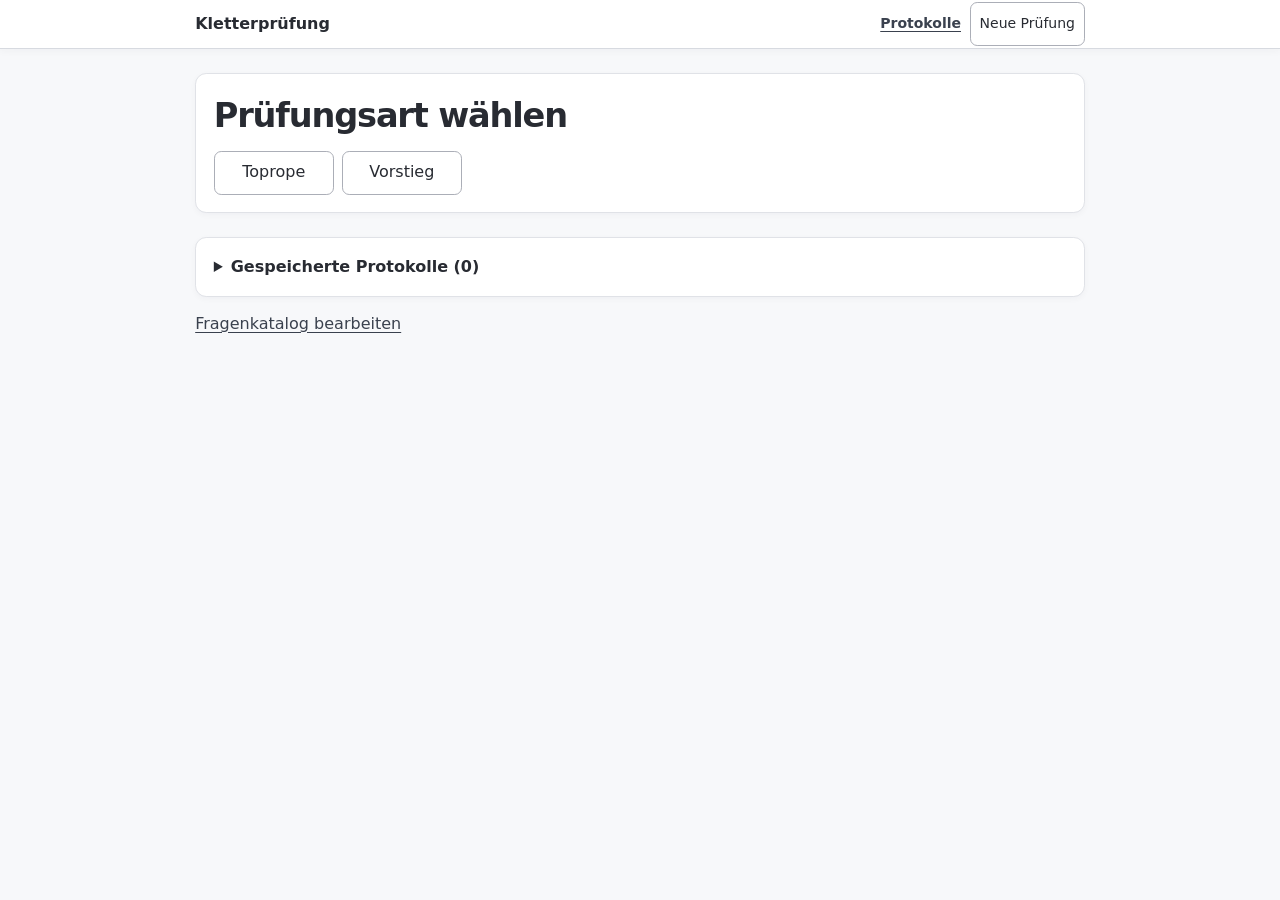
<file: index.html>
<!doctype html>
<html lang="de">
<head>
  <meta charset="utf-8">
  <meta name="viewport" content="width=device-width, initial-scale=1">
  <title>Kletterprüfung</title>
  <link rel="stylesheet" href="styles.css">
  <script src="catalog.js" defer></script>
  <script src="app.js" defer></script>
</head>
<body>
  <header class="toolbar">
    <div class="toolbar-inner">
      <div class="toolbar-row">
        <strong>Kletterprüfung</strong>
        <a id="history-link" href="#protokolle">Protokolle</a>
        <button id="new" type="button">Neue Prüfung</button>
      </div>
      <nav id="navigation" aria-label="Prüfungsabschnitte" hidden>
        <div class="toolbar-row">
          <label for="procedure">Vorgang</label>
          <select id="procedure"></select>
          <a href="#auswertung">Auswertung</a>
        </div>
        <div id="categories" class="category-strip" aria-label="Kategorien"></div>
      </nav>
    </div>
  </header>
  <main>
    <p id="storage-warning" role="status" hidden>Der Browser konnte die Daten nicht lokal speichern. Du kannst sie in dieser Sitzung als CSV exportieren.</p>
    <section id="start" aria-labelledby="start-title">
      <h1 id="start-title" tabindex="-1">Prüfungsart wählen</h1>
      <div class="actions">
        <button type="button" data-start="toprope">Toprope</button>
        <button type="button" data-start="vorstieg">Vorstieg</button>
        <button type="button" id="resume" hidden>Zur laufenden Prüfung</button>
      </div>
    </section>
    <div id="exam" hidden>
      <h1 id="exam-title" tabindex="-1"></h1>
      <div class="exam-fields">
        <label>Name des Prüflings<input id="participant" maxlength="200" autocomplete="off"></label>
        <label>Name des Trainers<input id="trainer" maxlength="200" autocomplete="off"></label>
        <p>Prüfungsdatum <time id="exam-date"></time></p>
      </div>
      <div id="checklist"></div>
      <section id="auswertung" aria-labelledby="result-title">
        <div class="result-heading">
          <h2 id="result-title" tabindex="-1">Auswertung</h2>
          <p id="result" aria-live="polite"></p>
        </div>
        <div class="review-row">
          <div class="progress-block">
            <label id="progress-label" for="progress"></label>
            <progress id="progress"></progress>
          </div>
          <button id="review-missing" type="button" hidden>Fehlende Angaben prüfen</button>
        </div>
        <dl class="severity-totals" aria-label="Anzahl gewerteter Fehler je Stufe">
          <div class="level-light"><dt>Leicht</dt><dd id="count-CF">0</dd></div>
          <div class="level-major"><dt>Erheblich</dt><dd id="count-BF">0</dd></div>
          <div class="level-critical"><dt>Kritisch</dt><dd id="count-AF">0</dd></div>
        </dl>
        <h3>Gewertete Fehlerbilder</h3>
        <p id="no-findings">Bisher keine Fehler erfasst.</p>
        <ul id="findings"></ul>
        <p class="threshold-note" id="threshold-note"></p>
        <h3>Allgemeine Beobachtungen</h3>
        <div id="observations"></div>
      </section>
    </div>
    <section id="protokolle" aria-labelledby="history-title">
      <details id="history">
        <summary id="history-title">Gespeicherte Protokolle <span id="history-count"></span></summary>
        <p>Die Protokolle bleiben im Browser. Namen von Prüflingen werden nach sieben Tagen entfernt. Der CSV-Export enthält keine Namen von Prüflingen.</p>
        <button id="export" type="button">Alle als CSV exportieren</button>
        <ul id="history-list"></ul>
      </details>
    </section>
    <footer class="page-links"><a href="editor.html">Fragenkatalog bearbeiten</a></footer>
  </main>
  <noscript>Für den Prüfungsbogen wird JavaScript benötigt.</noscript>
</body>
</html>
</file>
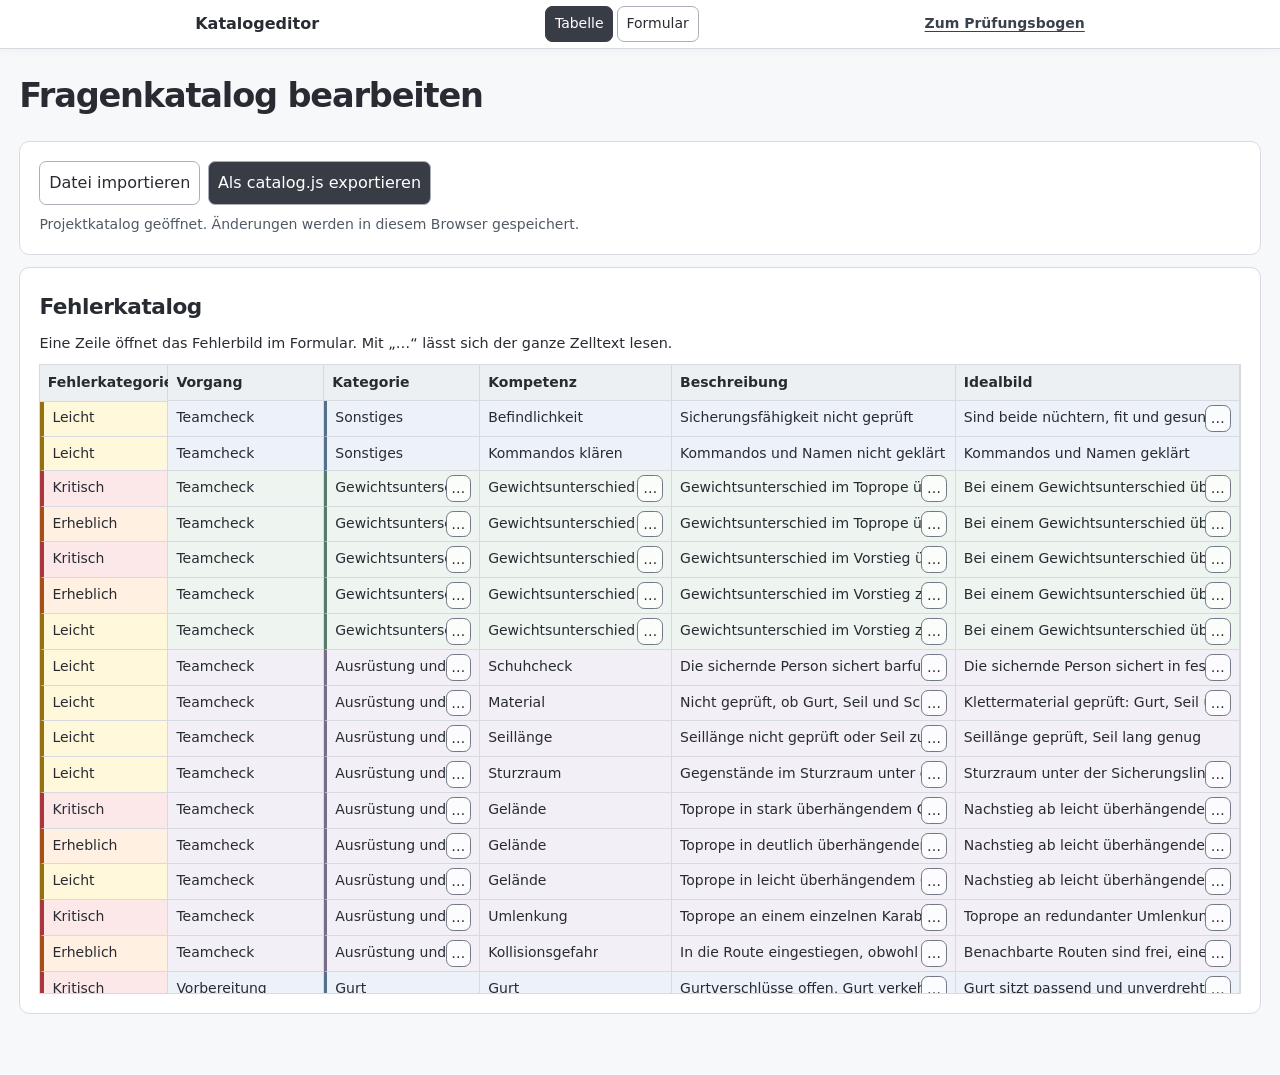
<file: editor.html>
<!doctype html>
<html lang="de">
<head>
  <meta charset="utf-8">
  <meta name="viewport" content="width=device-width, initial-scale=1">
  <title>Katalogeditor · Kletterprüfung</title>
  <link rel="stylesheet" href="styles.css">
  <link rel="stylesheet" href="editor.css">
  <script src="catalog.js" defer></script>
  <script src="editor.js" defer></script>
</head>
<body>
  <header class="toolbar">
    <div class="toolbar-inner toolbar-row editor-toolbar">
      <strong>Katalogeditor</strong>
      <div class="view-switch" role="group" aria-label="Editoransicht">
        <button type="button" id="show-sheet" aria-controls="sheet-panel" aria-pressed="true">Tabelle</button>
        <button type="button" id="show-form" aria-controls="fields" aria-pressed="false">Formular</button>
      </div>
      <a href="index.html">Zum Prüfungsbogen</a>
    </div>
  </header>
  <main class="editor">
    <h1>Fragenkatalog bearbeiten</h1>
    <section class="editor-panel" aria-label="Katalogdatei">
      <div class="file-actions">
        <button type="button" id="import-button">Datei importieren</button>
        <input type="file" id="import-file" accept=".js,.json" hidden>
        <button type="button" id="download">Als catalog.js exportieren</button>
      </div>
      <p id="save-status" role="status"></p>
      <p id="message" role="alert" tabindex="-1" hidden></p>
    </section>
    <section id="sheet-panel" class="editor-panel" aria-labelledby="sheet-title">
      <h2 id="sheet-title">Fehlerkatalog</h2>
      <p id="sheet-help">Eine Zeile öffnet das Fehlerbild im Formular. Mit „…“ lässt sich der ganze Zelltext lesen.</p>
      <div class="sheet-scroll" tabindex="0" role="region" aria-labelledby="sheet-title" aria-describedby="sheet-help">
        <table class="catalog-sheet" aria-labelledby="sheet-title">
          <colgroup><col><col><col><col><col><col></colgroup>
          <thead><tr>
            <th scope="col">Fehlerkategorie</th><th scope="col">Vorgang</th><th scope="col">Kategorie</th>
            <th scope="col">Kompetenz</th><th scope="col">Beschreibung</th><th scope="col">Idealbild</th>
          </tr></thead>
          <tbody id="sheet-rows"></tbody>
        </table>
      </div>
      <p id="sheet-empty" hidden>Der Katalog enthält noch keine Fehlerbilder.</p>
    </section>
    <section id="fields" class="editor-panel" aria-labelledby="fields-title" hidden>
      <div class="panel-heading">
        <h2 id="fields-title">Kompetenzen bearbeiten</h2>
        <button type="button" id="show-source">Gesamtkatalog als JSON bearbeiten</button>
      </div>
      <div class="field-grid navigation-fields">
        <label>Vorgang<select id="process-choice"></select></label>
        <label>Kategorie<select id="category-choice"></select></label>
        <label>Kompetenz<select id="item-choice"></select></label>
      </div>
      <label>Bezeichnung der Kompetenz<input id="item-label" type="text"></label>
      <label>Idealbild<textarea id="item-ideal" rows="3"></textarea></label>
      <div class="mode-options" role="group" aria-label="Prüfungsarten der Kompetenz">
        <label class="check"><input id="mode-toprope" type="checkbox">Toprope</label>
        <label class="check"><input id="mode-vorstieg" type="checkbox">Vorstieg</label>
      </div>
      <h3>Fehlerbilder</h3>
      <div id="error-fields"></div>
      <button type="button" id="add-error">Fehlerbild hinzufügen</button>
      <div class="item-actions">
        <button type="button" id="add-item">Kompetenz hinzufügen</button>
        <button type="button" id="remove-item">Kompetenz entfernen</button>
      </div>
    </section>
    <section id="source-panel" class="editor-panel" aria-labelledby="source-title" hidden>
      <h2 id="source-title">Gesamtkatalog als JSON</h2>
      <p>Hier lassen sich auch Vorgänge, Kategorien, Kompetenzen, Prüfungsarten, Medien und Bewertungsregeln ändern. Bestehende Protokolle verwenden die IDs des Katalogs.</p>
      <label for="source-text">Katalogdaten</label>
      <textarea id="source-text" rows="20" spellcheck="false" autocapitalize="off"></textarea>
      <button type="button" id="apply-source">Prüfen und im Formular öffnen</button>
    </section>
  </main>
  <noscript>Für den Katalogeditor wird JavaScript benötigt.</noscript>
</body>
</html>
</file>
<file: styles.css>
:root {
  color-scheme: light;
  font-family: system-ui, sans-serif;
  color: #282b32;
  background: #f7f8fa;
  --line: #d7dae0;
  --bar-height: 8rem;
}

[data-category-color="0"] { --category: #53708c; --category-bg: #edf2f8; }
[data-category-color="1"] { --category: #557b6a; --category-bg: #eef5f0; }
[data-category-color="2"] { --category: #786d88; --category-bg: #f2eff7; }
[data-category-color="3"] { --category: #857154; --category-bg: #f6f3ed; }
[data-category-color="4"] { --category: #526f77; --category-bg: #eaf3f4; }
[data-category-color="5"] { --category: #876d78; --category-bg: #f6eff2; }
[data-severity="CF"] { --error: #94700f; --error-bg: #fff8db; --selected: #ffeaa0; }
[data-severity="BF"] { --error: #a54e16; --error-bg: #fff0e2; --selected: #ffd4b1; }
[data-severity="AF"] { --error: #ab353d; --error-bg: #fce8e9; --selected: #f9bfc2; }

* { box-sizing: border-box; }
[hidden] { display: none !important; }
body { margin: 0; line-height: 1.4; }
button, select, input { font: inherit; }
button, select, input {
  min-height: 2.75rem;
  border: 1px solid #abaeb7;
  border-radius: .45rem;
  color: inherit;
  background: #fff;
  padding: .35rem .55rem;
}
button, select, summary { cursor: pointer; }
button:disabled { cursor: default; }
:focus-visible { outline: 3px solid #424958; outline-offset: 2px; }
a { color: #3a414e; text-underline-offset: .18em; }
h1 { font-size: clamp(1.6rem, 4vw, 2.1rem); letter-spacing: -.035em; }
h2 { font-size: 1.35rem; letter-spacing: -.02em; }
h3 { font-size: 1.05rem; }
h4 { font-size: 1rem; }

.toolbar {
  position: sticky;
  top: 0;
  z-index: 1;
  background: #fff;
  border-bottom: 1px solid var(--line);
  box-shadow: 0 2px 8px #282d360a;
}
.toolbar-inner, main { max-width: 58rem; margin: auto; padding-inline: clamp(.55rem, 2.5vw, 1.2rem); }
.toolbar-row { display: flex; align-items: center; gap: .55rem; min-height: 3rem; font-size: .875rem; }
.toolbar-row strong, #procedure { margin-right: auto; }
.toolbar-row strong { font-size: 1rem; }
.toolbar-row a { font-weight: 550; }
.toolbar-row strong, .toolbar-row a { overflow-wrap: anywhere; }
#procedure { min-width: 0; max-width: 100%; min-height: 2.5rem; }
.category-strip { display: flex; gap: .4rem; overflow-x: auto; padding: .25rem .2rem .4rem; }
.category-strip a {
  flex: 0 0 auto;
  border-radius: .45rem;
  border: 1px solid transparent;
  background: var(--category-bg);
  padding: .5rem .55rem;
  color: inherit;
  font-size: .875rem;
  text-decoration: none;
}
.category-strip a[aria-current] { border-color: var(--category); box-shadow: inset 0 -2px var(--category); font-weight: 700; }

main { padding-bottom: 3rem; }
.actions { display: flex; flex-wrap: wrap; gap: .5rem; }
.actions button { min-width: 7.5rem; }
#start, .exam-fields, #auswertung, #protokolle {
  background: white;
  border: 1px solid #e0e2e7;
  box-shadow: 0 2px 6px #23293509;
  border-radius: .7rem;
  padding: clamp(.75rem, 2vw, 1.1rem);
}
#start { margin-top: 1.5rem; }
#start h1 { margin: 0 0 .75rem; }
.exam-fields { display: grid; grid-template-columns: 1fr 1fr auto; gap: .55rem; align-items: end; }
.exam-fields label { min-width: 0; }
.exam-fields input { display: block; width: 100%; min-width: 0; }
.exam-fields p { margin: 0; }
.exam-fields time { display: block; padding-block: .65rem; }
.procedure { margin-top: 2rem; }
.procedure + .procedure { margin-top: 2.6rem; }
.procedure h2 { display: flex; align-items: center; gap: .8rem; margin: 0 0 .65rem; }
.procedure h2::after { content: ""; flex: 1; height: 1px; background: var(--line); }
.category {
  margin-bottom: .75rem;
  background: var(--category-bg);
  border: 1px solid #d4d9df;
  border-radius: .65rem;
  padding: .15rem clamp(.55rem, 1.6vw, .95rem);
}
.category h3 { margin: 0; font-size: 1.1rem; }
.category > h3 { padding: .55rem 0 .35rem; border-bottom: 1px solid #27334626; }
.category, .competency, #auswertung, #protokolle { scroll-margin-top: calc(var(--bar-height) + .6rem); }
.competency { position: relative; padding: .5rem 0; }
.competency + .competency { border-top: 2px solid #27334636; }
.review-target {
  outline: 3px solid #424958;
  outline-offset: 2px;
  border-radius: .3rem;
}
.review-target::before {
  content: "Offene Kompetenz";
  display: inline-block;
  padding: .1rem .45rem;
  margin-bottom: .35rem;
  border-radius: .25rem;
  background: #373c46;
  color: white;
  font-size: .8rem;
  font-weight: 650;
}
.competency button:disabled { pointer-events: none; }
.competency-heading { display: flex; align-items: center; flex-wrap: wrap; justify-content: space-between; gap: .35rem; }
.competency-heading h4 { margin: 0; }
.perfect { min-height: 2.35rem; font-size: .875rem; }
.perfect:disabled { color: #687079; background: #ffffff85; border-color: #bac0c8; }
.perfect[aria-pressed=true] { background: #d9f0de; border-color: #317346; font-weight: 650; }
.error-grid { display: grid; grid-template-columns: repeat(2,minmax(0,1fr)); gap: .35rem; margin: .4rem 0; }
.error-item { display: flex; min-width: 0; }
.error-main {
  flex: 1;
  min-width: 0;
  text-align: left;
  overflow-wrap: anywhere;
  background: var(--error-bg);
  border-color: var(--error);
  border-left-width: .3rem;
  font-size: .875rem;
}
.error-main[aria-pressed=true] { box-shadow: inset 0 0 0 1px var(--error); background: var(--selected); }
.error-main:disabled[aria-pressed=false] { background: #f2f3f4; color: #46525c; border-color: #9ca7af; }
.error-meta { display: block; font-weight: 700; }
.undo { flex: 0 0 2.75rem; margin-left: .2rem; font-size: 1.25rem; }
.competency details, .competency details p { font-size: .875rem; }
.competency details summary { padding-block: .3rem; }
.competency details p { margin: .3rem 0; }
.competency img, .competency video { display: block; max-width: 100%; }

#auswertung, #protokolle { margin-top: 1.5rem; }
.result-heading, .review-row { display: flex; align-items: center; justify-content: space-between; flex-wrap: wrap; gap: .55rem 1rem; }
.result-heading h2, #result { margin: 0; }
.review-row { margin-top: .85rem; }
.progress-block { flex: 1 1 13rem; }
#review-missing { background: #383c45; border-color: #383c45; color: #fff; font-weight: 600; }
#progress-label { font-size: .875rem; }
progress { display: block; width: 100%; height: .65rem; margin-top: .3rem; accent-color: #495460; }
#result { padding: .3rem .7rem; border-radius: .45rem; background: #eff0f3; font-weight: 650; }
#result[data-status=passed] { background: #d9f0de; }
#result[data-status=borderline] { background: #fff0c5; }
#result[data-status=failed] { background: #f9d9da; }
.severity-totals { display: grid; grid-template-columns: repeat(3, minmax(0, 1fr)); gap: .45rem; margin: 1rem 0; }
.severity-totals div { border-radius: .45rem; padding: .45rem .65rem; }
.severity-totals dt, .threshold-note, #no-findings { font-size: .875rem; }
.severity-totals dd { margin: .1rem 0 0; font-weight: 700; font-size: 1.3rem; }
.level-light { background: #fff6d9; }
.level-major { background: #ffeddc; }
.level-critical { background: #fae5e6; }
#auswertung h3 { margin: .85rem 0 .4rem; }
#findings { list-style: none; margin: 0; padding: 0; }
#findings li { display: flex; justify-content: space-between; gap: .75rem; padding: .45rem 0; border-bottom: 1px solid var(--line); }
#findings small { display: block; color: #545967; }
.finding-weight { text-align: right; flex-shrink: 0; }
.threshold-note { color: #545967; }
#observations { display: flex; gap: .55rem; flex-wrap: wrap; }
#observations label { display: grid; gap: .2rem; }
#history summary { font-weight: 700; }
#history-list { list-style: none; padding: 0; }
#history-list li { display: flex; align-items: center; justify-content: space-between; gap: .5rem; padding: .4rem 0; border-bottom: 1px solid var(--line); }
#history-list span { overflow-wrap: anywhere; }
#storage-warning { background: #fff0c5; padding: .5rem; }
.page-links { margin-top: 1rem; }

@media (max-width: 35rem) {
  .exam-fields { grid-template-columns: repeat(2,minmax(0,1fr)); }
  .exam-fields p { grid-column: 1 / -1; }
  .exam-fields time { display: inline; padding: 0; }
}
@media (max-width: 26rem) {
  .error-grid { grid-template-columns: minmax(0,1fr); }
}
</file>
<file: editor.css>
.editor { max-width: 60rem; }
.editor-panel { margin: .8rem 0; padding: clamp(.75rem, 2vw, 1.2rem); border: 1px solid var(--line); background: white; border-radius: .65rem; }
.editor-panel h2, .editor-panel h3 { margin: .3rem 0 .65rem; }
.file-actions, .panel-heading { display: flex; flex-wrap: wrap; align-items: center; gap: .5rem; }
.panel-heading { justify-content: space-between; }
#download, #apply-source { color: white; background: #383c45; }
#save-status { margin: .6rem 0 0; font-size: .875rem; color: #505966; overflow-wrap: anywhere; }
#save-status[data-saved="false"], #message { color: #852d30; }
#message { margin: .6rem 0 0; }
.editor label { display: grid; gap: .2rem; margin-bottom: .6rem; font-size: .9rem; font-weight: 600; }
.editor textarea, .editor select, .editor input[type=text] {
  width: 100%; min-width: 0; border: 1px solid #abaeb7; border-radius: .4rem; padding: .45rem; font: inherit; font-weight: normal; color: inherit; background: white;
}
.editor textarea { resize: vertical; font-size: 1rem; }
.field-grid { display: grid; grid-template-columns: repeat(auto-fit,minmax(min(100%,12rem),1fr)); gap: .55rem; }
.navigation-fields { margin: .8rem 0; padding: .65rem; border-radius: .45rem; background: #f1f3f5; }
.editor fieldset { min-width: 0; margin: 0 0 .65rem; padding: .6rem .8rem; border: 1px solid var(--line); border-radius: .45rem; }
.editor legend { max-width: 100%; padding: 0 .3rem; font-size: .875rem; overflow-wrap: anywhere; }
.editor label.check { display: flex; align-items: center; gap: .4rem; align-self: center; }
.mode-options, .item-actions { display: flex; flex-wrap: wrap; gap: .5rem 1rem; }
.item-actions { margin-top: .8rem; padding-top: .8rem; border-top: 1px solid var(--line); }
.editor .check input { min-height: initial; }
.editor details summary { padding: .4rem 0; }
.editor .remove { font-size: .875rem; }
#source-text { display: block; margin: .4rem 0 .75rem; tab-size: 2; }

.editor-toolbar { justify-content: space-between; flex-wrap: wrap; padding-block: .25rem; }
.editor-toolbar strong { margin: 0; }
.view-switch { display: flex; gap: .2rem; }
.view-switch button { min-height: 2.2rem; font-size: .875rem; }
.view-switch [aria-pressed="true"] { background: #383c45; border-color: #383c45; color: white; }
.editor:has(#sheet-panel:not([hidden])) { max-width: 85rem; }
#sheet-help, #sheet-empty { margin: .4rem 0 .65rem; font-size: .9rem; }
.sheet-scroll { overflow: auto; max-height: max(15rem, 70vh); border: 1px solid var(--line); }
.catalog-sheet {
  table-layout: fixed; width: 100%; min-width: 60rem; border-spacing: 0;
  font-size: .875rem; text-align: left;
}
.catalog-sheet col:nth-child(1) { width: 8rem; }
.catalog-sheet col:nth-child(2) { width: 13%; }
.catalog-sheet col:nth-child(3) { width: 13%; }
.catalog-sheet col:nth-child(4) { width: 16%; }
.catalog-sheet th, .catalog-sheet td {
  padding: .25rem .5rem; border-inline-end: 1px solid var(--line); border-bottom: 1px solid var(--line);
}
.catalog-sheet th { position: sticky; top: 0; z-index: 1; padding-block: .5rem; background: #edf0f3; }
.catalog-sheet td { background: var(--category-bg); vertical-align: top; }
.catalog-sheet td:first-child { background: var(--error-bg); border-inline-start: .25rem solid var(--error); }
.catalog-sheet td:nth-child(3) { border-inline-start: .2rem solid var(--category); }
.catalog-sheet tbody tr { cursor: pointer; }
.catalog-sheet tbody tr:is(:hover, :focus-within) td { box-shadow: inset 0 -2px var(--category); }
.sheet-cell { display: flex; align-items: start; min-width: 0; line-height: 1.55rem; }
.sheet-text { min-width: 0; overflow: hidden; white-space: nowrap; }
.sheet-cell.is-expanded .sheet-text { white-space: pre-wrap; overflow-wrap: anywhere; }
.catalog-sheet button { min-height: 1.55rem; font: inherit; line-height: inherit; }
.sheet-open { border: 0; padding: 0; background: transparent; text-align: start; font-weight: 600; }
.sheet-more { flex: none; padding: 0 .3rem; min-width: 1.55rem; background: #ffffffbd; border-color: #727985; }
#error-fields fieldset { scroll-margin-block-start: 5rem; }
#error-fields fieldset:focus { outline: 3px solid #424958; outline-offset: 2px; }
@media (max-width: 28rem) {
  .editor-toolbar { gap: .2rem .5rem; }
  .editor-toolbar .view-switch { order: 1; flex-basis: 100%; }
}
</file>
